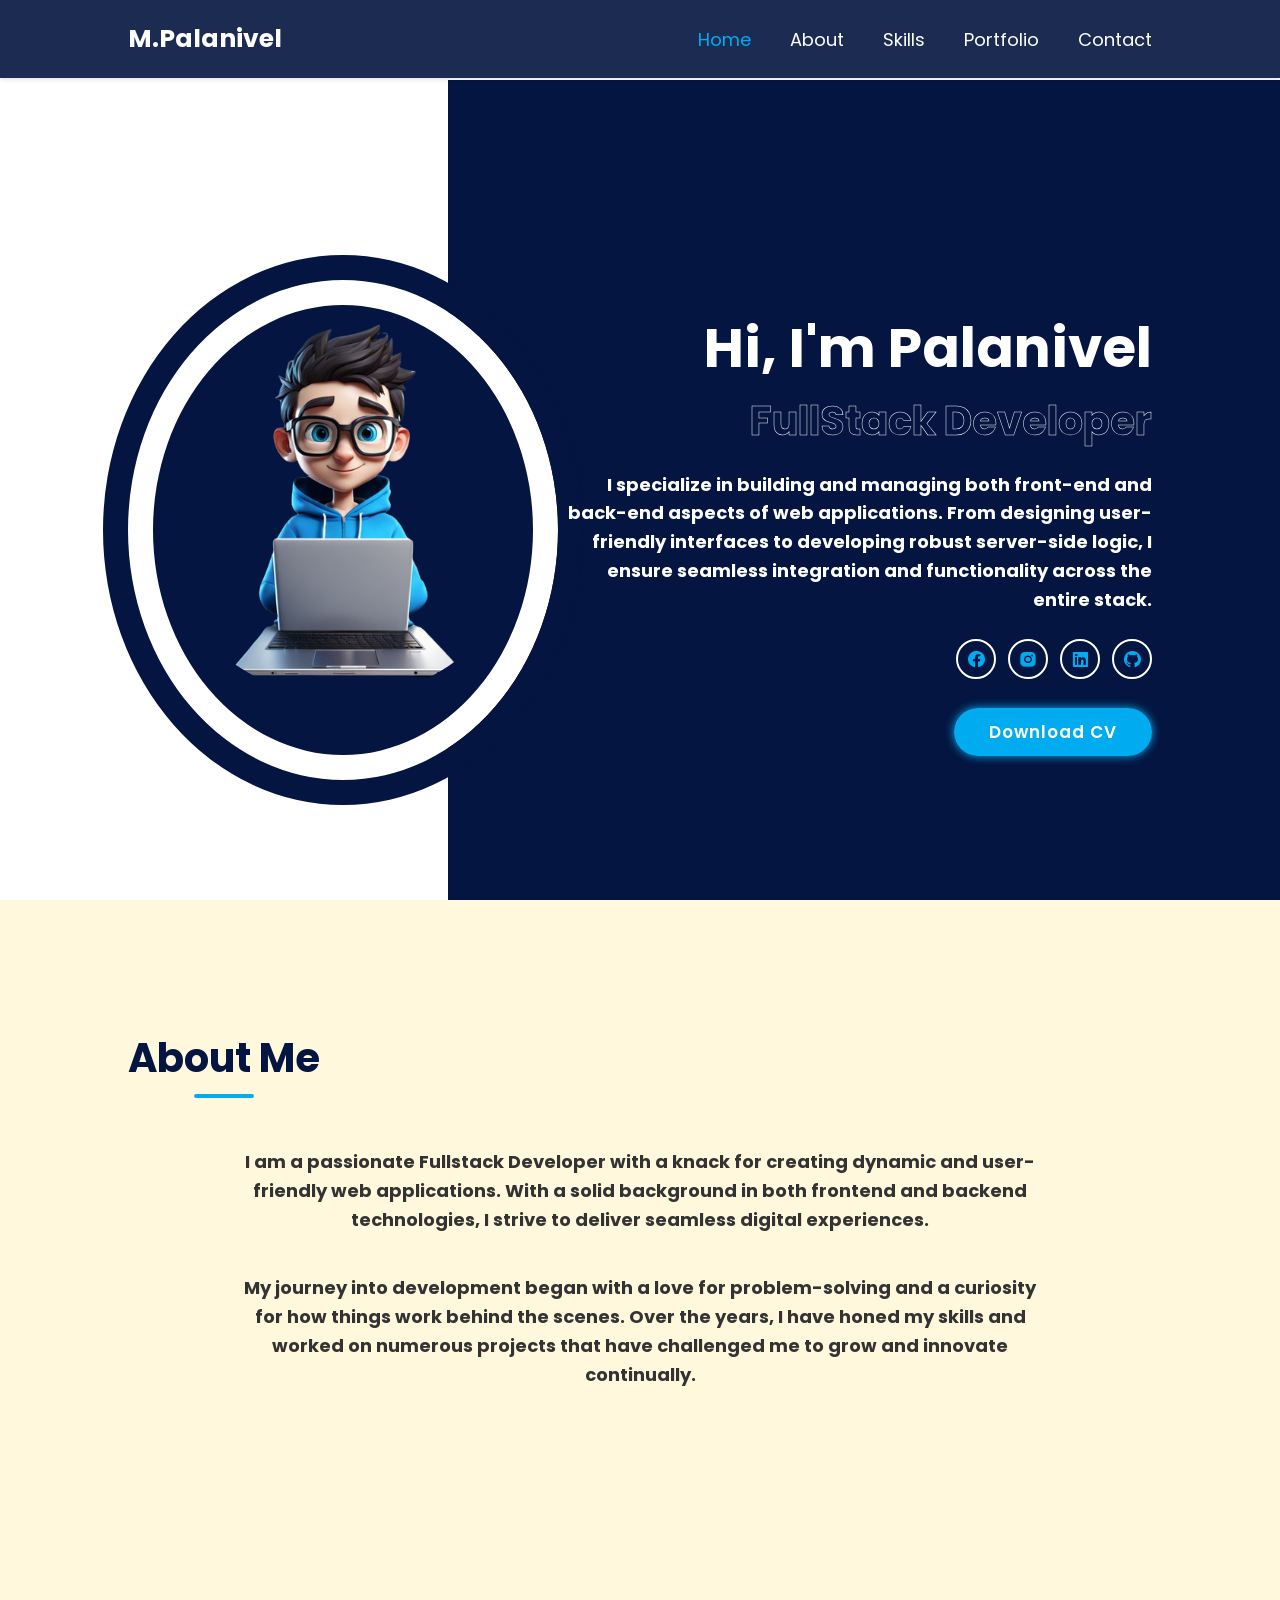
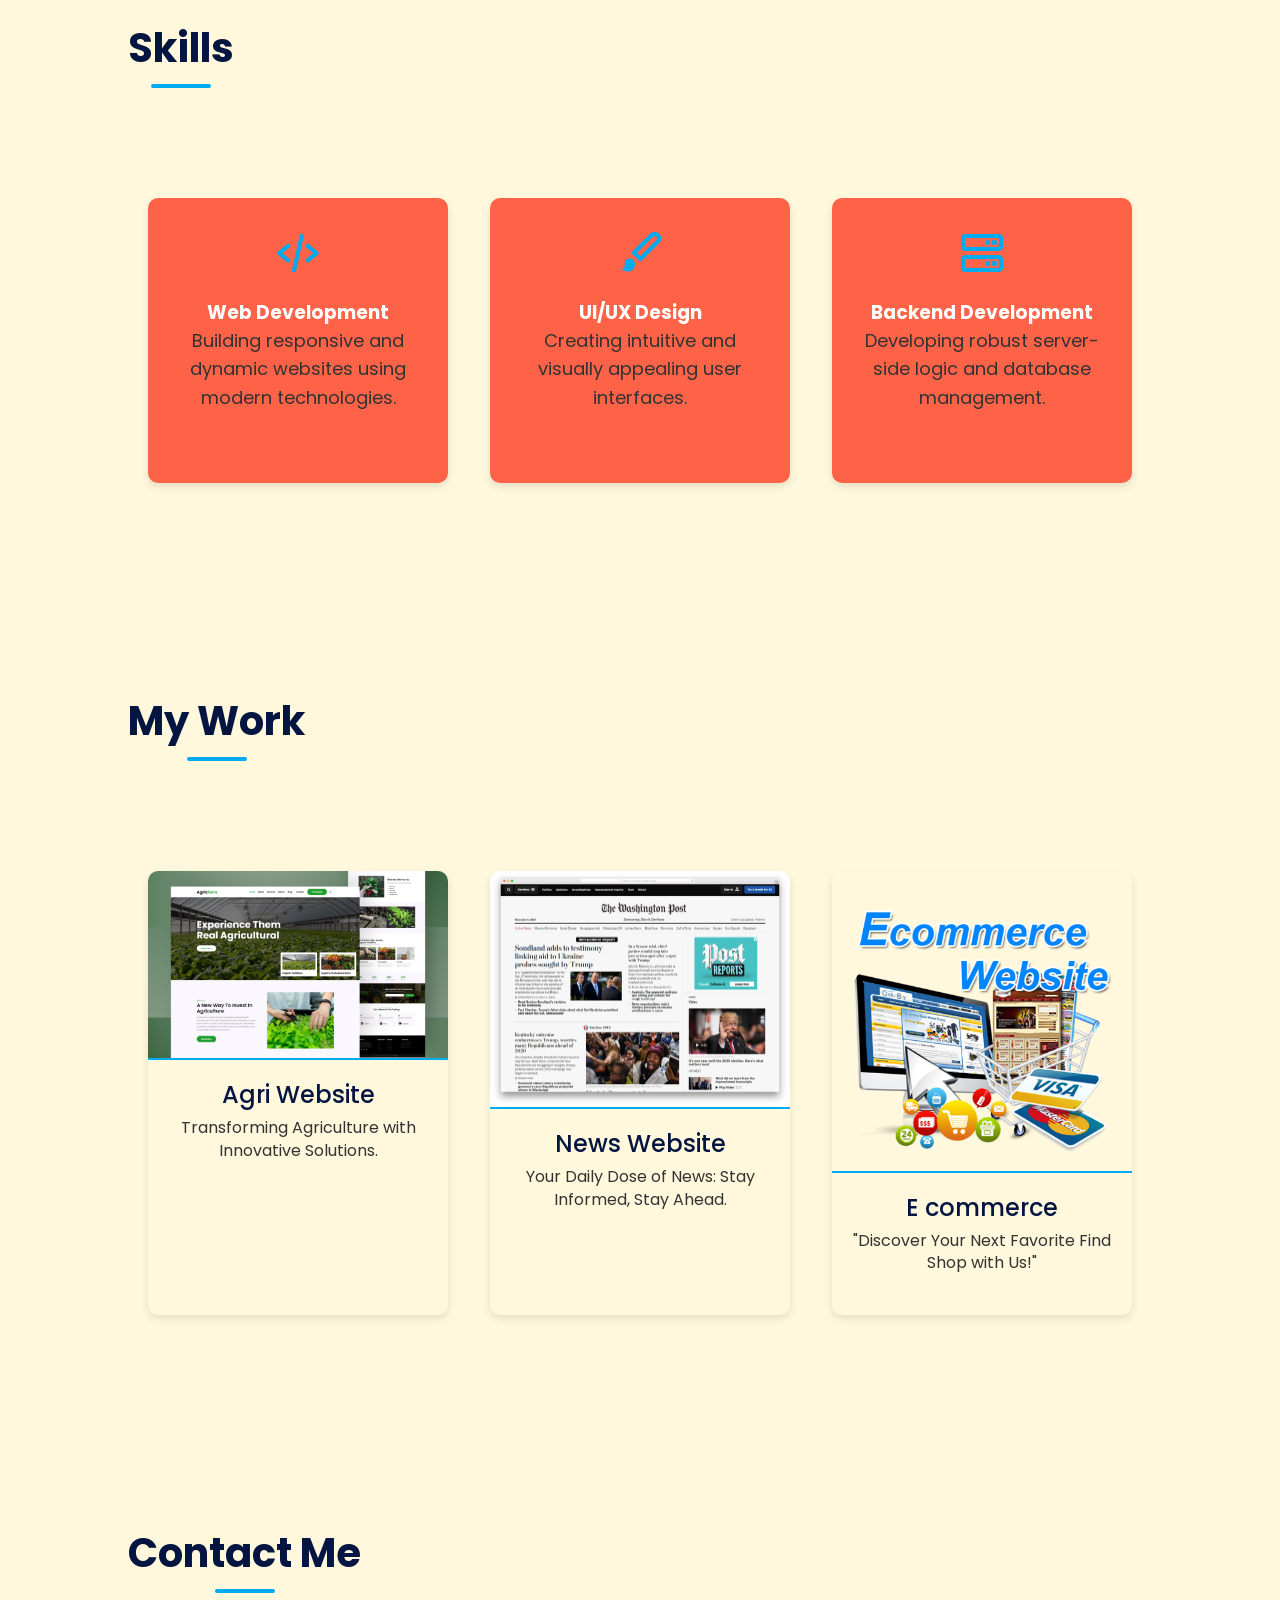
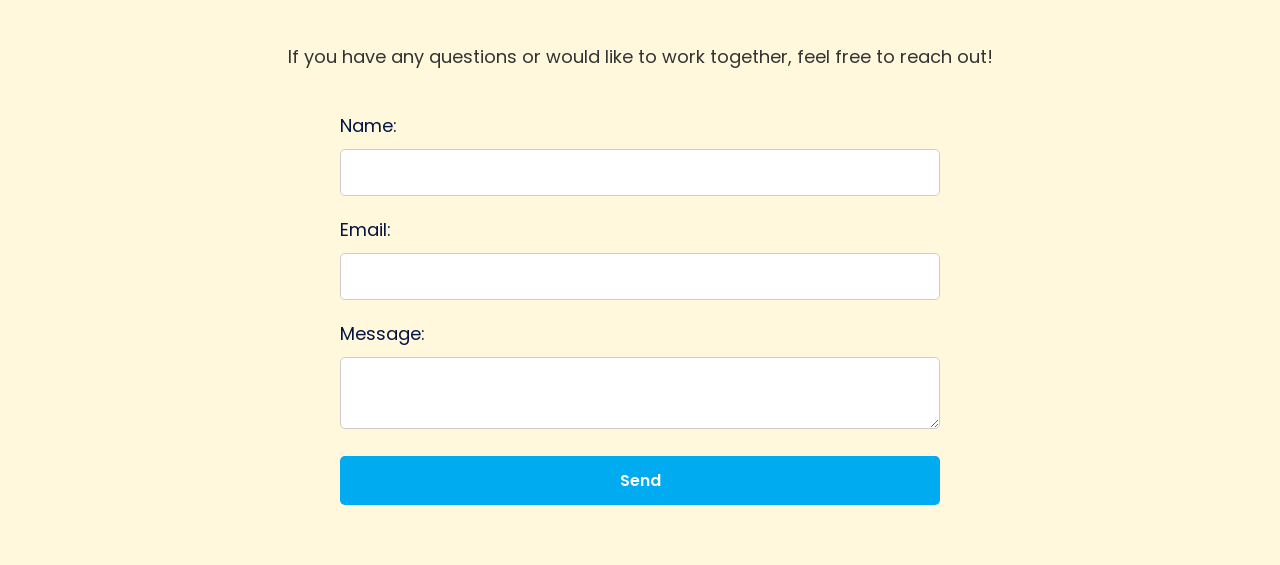
<file: index.html>
<!DOCTYPE html>
<html lang="en">
<head>
    <meta charset="UTF-8">
    <meta name="viewport" content="width=device-width, initial-scale=1.0">
    <title>Portfolio - M. Palanivel</title>
    <link rel="stylesheet" href="portfolio.css">
    <link href='https://unpkg.com/boxicons@2.1.4/css/boxicons.min.css' rel='stylesheet'>
   
    <link href="https://fonts.googleapis.com/css2?family=Poppins:wght@300;400;500;600;700&display=swap" rel="stylesheet">
    
</head>
<body>
    <header class="header">
        <div class="logo"><b>M.</b>Palanivel</div>
        <nav class="navbar">
            <a href="#home" class="active">Home</a>
            <a href="#about">About</a>
            <a href="#services">Skills</a>
            <a href="#portfolio">Portfolio</a>
            <a href="#contact">Contact</a>
        </nav>
    </header>

    <section id="home" class="home">
        <div class="home-img">
            <img src="boy2.png" alt="Palanivel's Picture">
        </div>
        <div class="home-content">
            <h1>Hi, I'm Palanivel</h1>
            <h3>FullStack Developer</h3>
            <h4>I specialize in building and managing both front-end and back-end aspects of web applications. From designing user-friendly interfaces to developing robust server-side logic, I ensure seamless integration and functionality across the entire stack.</h4>
            <div class="home-sci">
                <a href="https://www.facebook.com/login/"><i class='bx bxl-facebook-circle'></i></a>
                <a href="https://www.instagram.com/accounts/login/?hl=en"><i class='bx bxl-instagram-alt'></i></a>
                <a href="https://www.linkedin.com/in/palanivel-m-b6a558258?utm_source=share&utm_campaign=share_via&utm_content=profile&utm_medium=android_app"><i class='bx bxl-linkedin-square'></i></a>
                <a href="https://github.com/shakthi143"><i class='bx bxl-github'></i></a>
            </div>
            <a href="#" class="btn">Download CV</a>
        </div>
    </section>

    <section id="about" class="about">
        <h2>About Me</h2>
        <h4><p>I am a passionate Fullstack Developer with a knack for creating dynamic and user-friendly web applications. With a solid background in both frontend and backend technologies, I strive to deliver seamless digital experiences.</p>
        <p>My journey into development began with a love for problem-solving and a curiosity for how things work behind the scenes. Over the years, I have honed my skills and worked on numerous projects that have challenged me to grow and innovate continually.</p>
  </h4>  </section>

    <section id="services" class="services">
        <h2>Skills</h2>
        <div class="service-cards">
            <div class="service-card">
                <i class='bx bx-code-alt service-icon'></i>
                <h3>Web Development</h3>
                <p>Building responsive and dynamic websites using modern technologies.</p>
            </div>
            <div class="service-card">
                <i class='bx bxs-paint service-icon'></i>
                <h3>UI/UX Design</h3>
                <p>Creating intuitive and visually appealing user interfaces.</p>
            </div>
            <div class="service-card">
                <i class='bx bx-server service-icon'></i>
                <h3>Backend Development</h3>
                <p>Developing robust server-side logic and database management.</p>
            </div>
        </div>
    </section>

    <section id="portfolio" class="portfolio">
        <h2>My Work</h2>
        <div class="portfolio-grid">
            <div class="portfolio-item">
                <img src="agri.jpg" alt="Agri Website">
                <h3>Agri Website</h3>
                <p>Transforming Agriculture with Innovative Solutions.</p>
            </div>
            <div class="portfolio-item">
                <img src="news.jpg" alt="Static news web">
                <h3>News Website</h3>
                <p>Your Daily Dose of News: Stay Informed, Stay Ahead.</p>
            </div>
            <div class="portfolio-item">
                <img src="ecomm.png" alt="E commerce">
                <h3>E commerce</h3>
                <p>"Discover Your Next Favorite Find  Shop with Us!"</p>
            </div>
        </div>
    </section>

    <section id="contact" class="contact">
        <h2>Contact Me</h2>
        <p>If you have any questions or would like to work together, feel free to reach out!</p>
        <form action="mailto:your-email@example.com" method="post" enctype="text/plain">
            <label for="name">Name:</label>
            <input type="text" id="name" name="name" required>
            <label for="email">Email:</label>
            <input type="email" id="email" name="email" required>
            <label for="message">Message:</label>
            <textarea id="message" name="message" required></textarea>
            <input type="submit" value="Send">
        </form>
    </section>

</body>
</html>
</file>
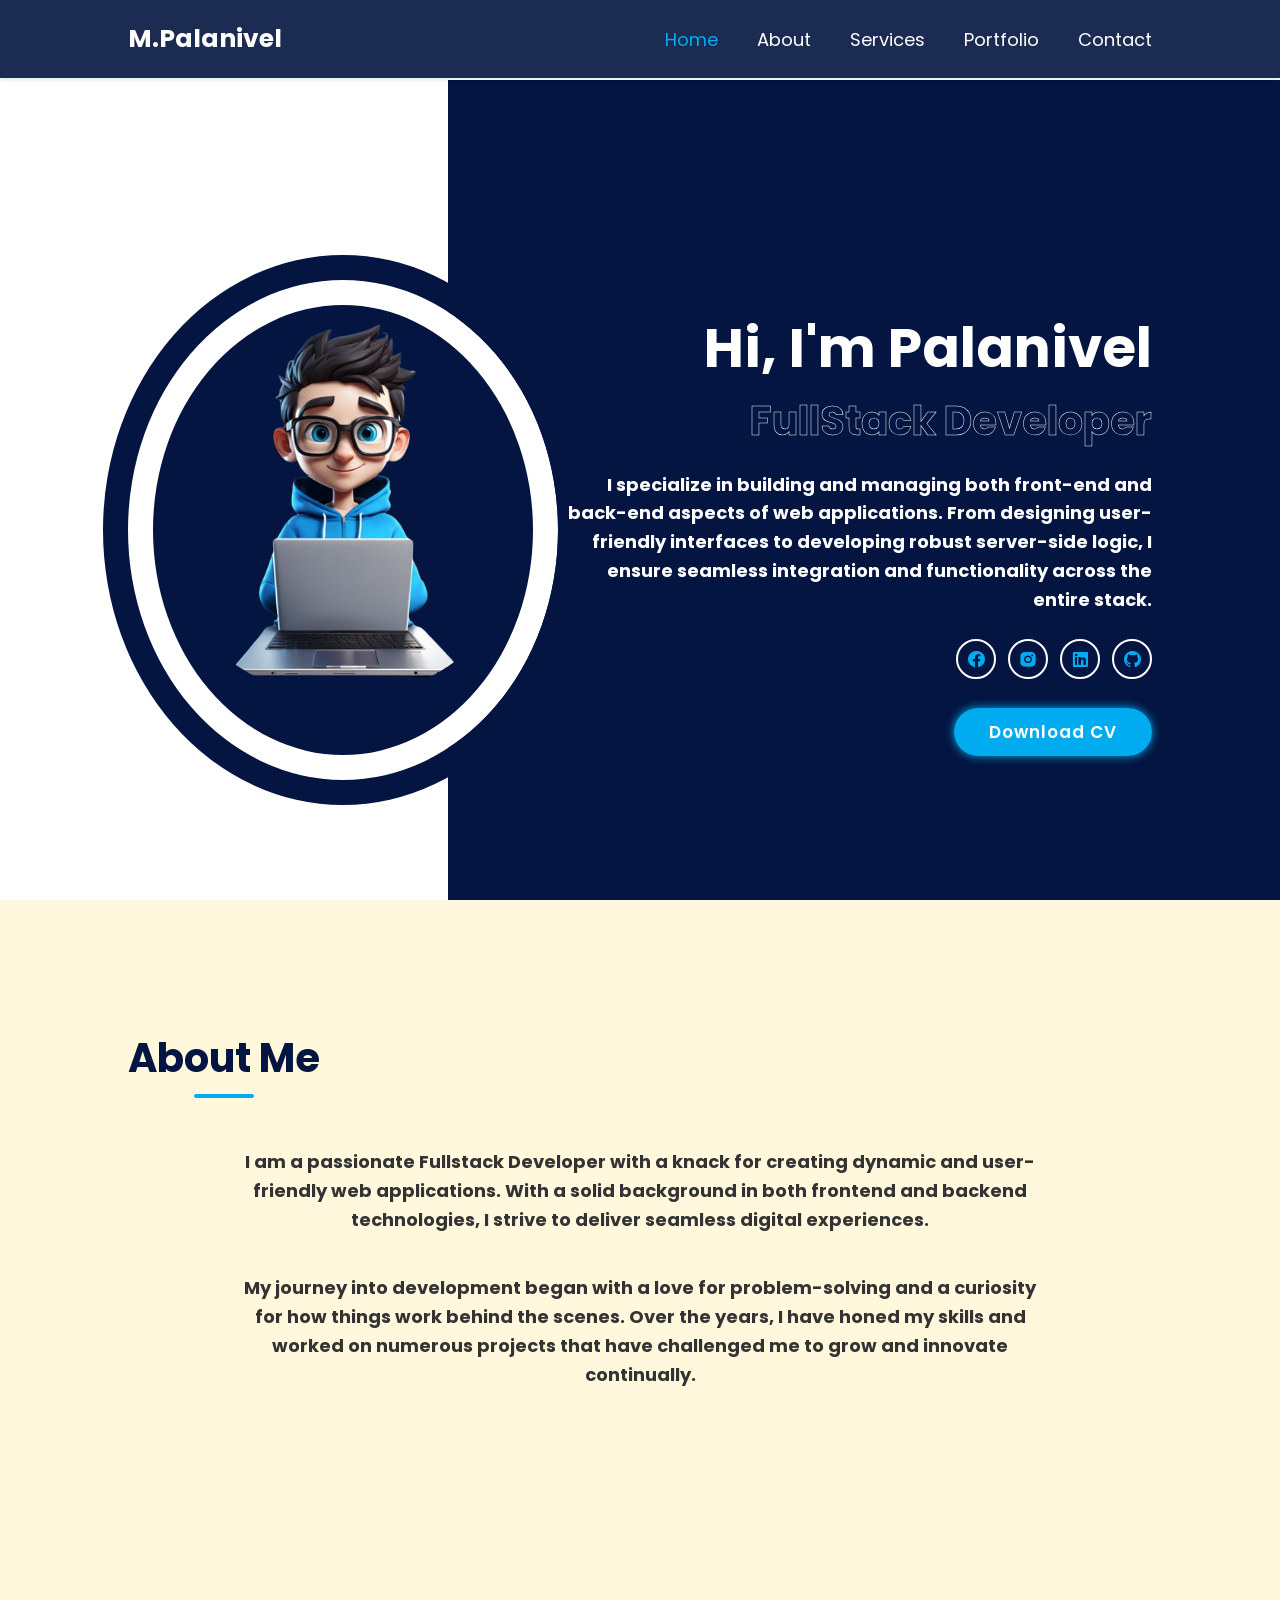
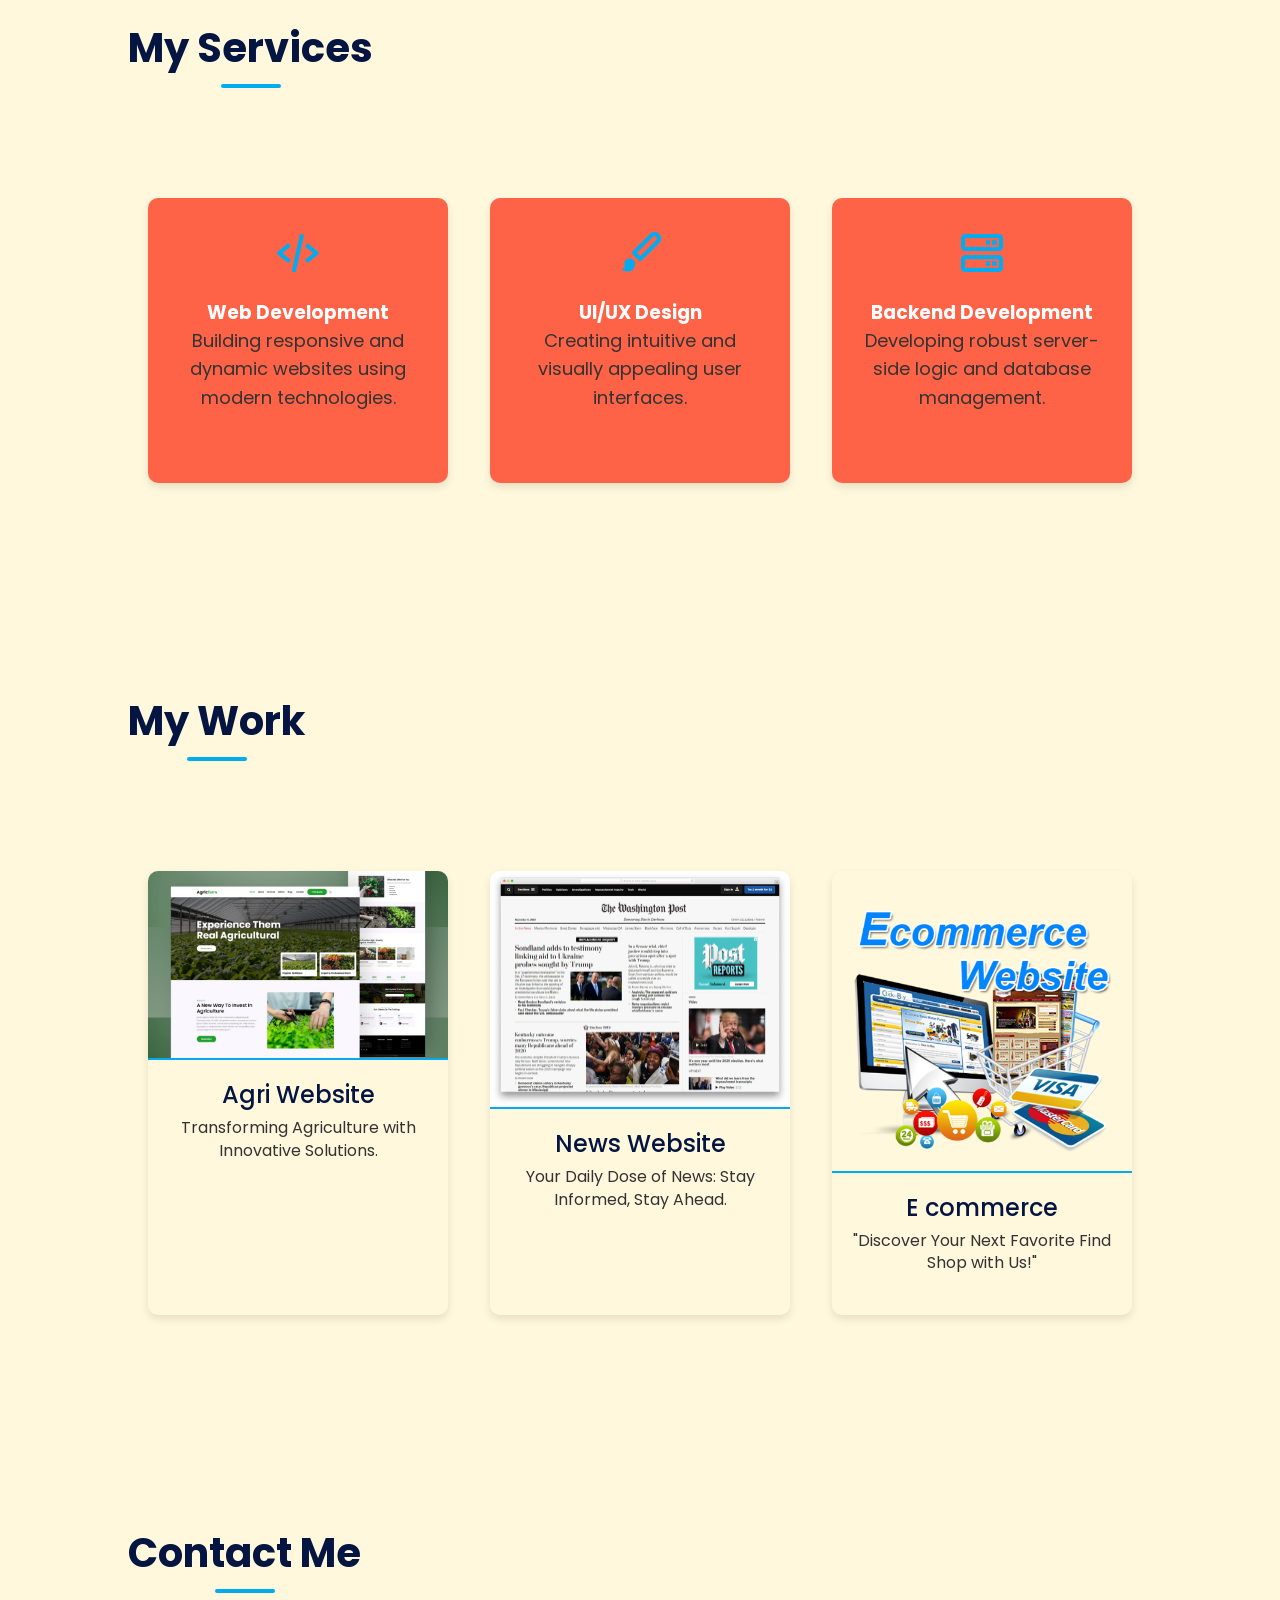
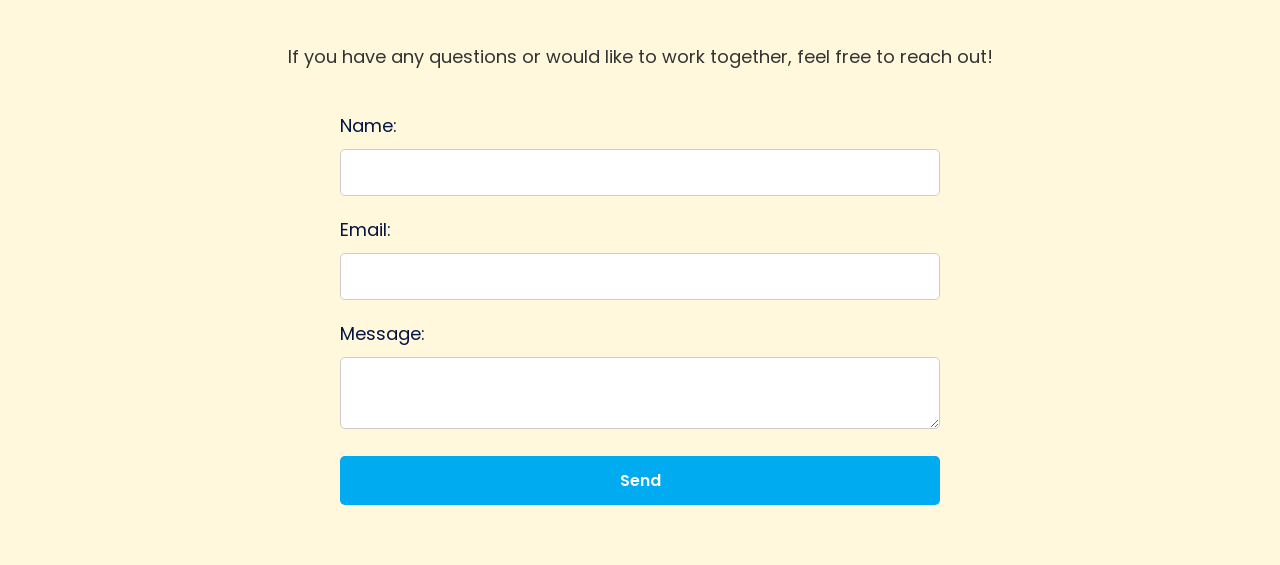
<file: portfolio.html>
<!DOCTYPE html>
<html lang="en">
<head>
    <meta charset="UTF-8">
    <meta name="viewport" content="width=device-width, initial-scale=1.0">
    <title>Portfolio - M. Palanivel</title>
    <link rel="stylesheet" href="portfolio.css">
    <link href='https://unpkg.com/boxicons@2.1.4/css/boxicons.min.css' rel='stylesheet'>
   
    <link href="https://fonts.googleapis.com/css2?family=Poppins:wght@300;400;500;600;700&display=swap" rel="stylesheet">
    
</head>
<body>
    <header class="header">
        <div class="logo"><b>M.</b>Palanivel</div>
        <nav class="navbar">
            <a href="#home" class="active">Home</a>
            <a href="#about">About</a>
            <a href="#services">Services</a>
            <a href="#portfolio">Portfolio</a>
            <a href="#contact">Contact</a>
        </nav>
    </header>

    <section id="home" class="home">
        <div class="home-img">
            <img src="boy2.png" alt="Palanivel's Picture">
        </div>
        <div class="home-content">
            <h1>Hi, I'm Palanivel</h1>
            <h3>FullStack Developer</h3>
            <h4>I specialize in building and managing both front-end and back-end aspects of web applications. From designing user-friendly interfaces to developing robust server-side logic, I ensure seamless integration and functionality across the entire stack.</h4>
            <div class="home-sci">
                <a href="#"><i class='bx bxl-facebook-circle'></i></a>
                <a href="#"><i class='bx bxl-instagram-alt'></i></a>
                <a href="https://www.linkedin.com/in/palanivel-m-b6a558258?utm_source=share&utm_campaign=share_via&utm_content=profile&utm_medium=android_app"><i class='bx bxl-linkedin-square'></i></a>
                <a href="https://github.com/shakthi143"><i class='bx bxl-github'></i></a>
            </div>
            <a href="#" class="btn">Download CV</a>
        </div>
    </section>

    <section id="about" class="about">
        <h2>About Me</h2>
        <h4><p>I am a passionate Fullstack Developer with a knack for creating dynamic and user-friendly web applications. With a solid background in both frontend and backend technologies, I strive to deliver seamless digital experiences.</p>
        <p>My journey into development began with a love for problem-solving and a curiosity for how things work behind the scenes. Over the years, I have honed my skills and worked on numerous projects that have challenged me to grow and innovate continually.</p>
  </h4>  </section>

    <section id="services" class="services">
        <h2>My Services</h2>
        <div class="service-cards">
            <div class="service-card">
                <i class='bx bx-code-alt service-icon'></i>
                <h3>Web Development</h3>
                <p>Building responsive and dynamic websites using modern technologies.</p>
            </div>
            <div class="service-card">
                <i class='bx bxs-paint service-icon'></i>
                <h3>UI/UX Design</h3>
                <p>Creating intuitive and visually appealing user interfaces.</p>
            </div>
            <div class="service-card">
                <i class='bx bx-server service-icon'></i>
                <h3>Backend Development</h3>
                <p>Developing robust server-side logic and database management.</p>
            </div>
        </div>
    </section>

    <section id="portfolio" class="portfolio">
        <h2>My Work</h2>
        <div class="portfolio-grid">
            <div class="portfolio-item">
                <img src="agri.jpg" alt="Agri Website">
                <h3>Agri Website</h3>
                <p>Transforming Agriculture with Innovative Solutions.</p>
            </div>
            <div class="portfolio-item">
                <img src="news.jpg" alt="Static news web">
                <h3>News Website</h3>
                <p>Your Daily Dose of News: Stay Informed, Stay Ahead.</p>
            </div>
            <div class="portfolio-item">
                <img src="ecomm.png" alt="E commerce">
                <h3>E commerce</h3>
                <p>"Discover Your Next Favorite Find  Shop with Us!"</p>
            </div>
        </div>
    </section>

    <section id="contact" class="contact">
        <h2>Contact Me</h2>
        <p>If you have any questions or would like to work together, feel free to reach out!</p>
        <form action="mailto:your-email@example.com" method="post" enctype="text/plain">
            <label for="name">Name:</label>
            <input type="text" id="name" name="name" required>
            <label for="email">Email:</label>
            <input type="email" id="email" name="email" required>
            <label for="message">Message:</label>
            <textarea id="message" name="message" required></textarea>
            <input type="submit" value="Send">
        </form>
    </section>

</body>
</html>
</file>
<file: portfolio.css>
* {
    margin: 0;
    padding: 0;
    box-sizing: border-box;
    font-family: 'Poppins', sans-serif; 
}

.header {
    position: fixed;
    top: 0;
    left: 0;
    width: 100%;
    padding: 20px 10%;
    background: rgba(3, 21, 64, 0.9);
    display: flex;
    justify-content: space-between;
    align-items: center;
    z-index: 1000;
    box-shadow: 0 2px 4px rgba(0, 0, 0, 0.1); 
    transition: background 0.3s ease-in-out;
}

.logo {
    font-size: 25px;
    color: #fff; 
    text-decoration: none;
    font-weight: 700;
    transition: text-shadow 0.3s ease; 
}

.logo:hover {
    text-shadow: 0px 0px 10px #00abf0; 
}

.navbar a {
    font-size: 18px;
    color: #fff; 
    text-decoration: none;
    font-weight: 400;
    margin-left: 35px;
    transition: color 0.3s ease; 
}

.navbar a:hover,
.navbar a.active {
    color: #00abf0; 
}

.home {
    height: 100vh;
    background: linear-gradient(-90deg, #031540 65%, #fff 35%);
    display: flex;
    justify-content: space-between;
    align-items: center;
    padding: 0 10%;
    position: relative;
    top: 80px; 
}

.home-img {
    display: flex;
    justify-content: center;
    align-items: center;
    width: 500px;
    height: 500px;
    background: #031540;
    border-radius: 50%;
    border: 25px solid #fff;
    outline: 25px solid #031540;
    box-shadow: 0 0 30px rgba(0, 0, 0, 0.1); 
}

.home-img img {
    position: relative;
    bottom: 22px;
    max-width: 380px;
    border-radius: 50%; 
}

.home-content {
    max-width: 600px;
    color: #fff;
    text-align: right;
}

.home-content h1 {
    font-size: 55px;
    line-height: 1.2;
    margin-bottom: 10px;
}

.home-content h3 {
    font-size: 40px;
    color: transparent;
    -webkit-text-stroke: .5px #fff;
    background-image: linear-gradient(#00abf0, #00abf0);
    background-repeat: no-repeat;
    -webkit-background-clip: text;
    background-position: -410px 0;
    animation: animateText 6s linear infinite;
}

@keyframes animateText {
    0%, 95%, 100% {
        background-position: -410px 0;
    }
    65%, 85% {
        background-position: 0 0;
    }
}

.home-content h4 {
    font-size: 18px; 
    margin-top: 20px;
    line-height: 1.6;
}

.home-sci {
    margin: 25px 0 40px;
    display: flex;
    justify-content: flex-end; 
}

.home-sci a {
    display: inline-flex;
    justify-content: center;
    align-items: center;
    width: 40px;
    height: 40px;
    background: transparent;
    border: 2px solid #fff;
    border-radius: 50%;
    font-size: 20px;
    color: #00abf0;
    text-decoration: none;
    margin-left: 12px;
    transition: background 0.3s ease, color 0.3s ease, box-shadow 0.3s ease;
}

.home-sci a:hover {
    background: #00abf0;
    color: #fff;
    border-color: #00abf0;
    box-shadow: 0 0 10px #00abf0;
}

.btn {
    padding: 12px 35px;
    background: #00abf0;
    border-radius: 40px;
    font-size: 17px;
    color: #fff;
    text-decoration: none;
    font-weight: 600;
    letter-spacing: 1px;
    box-shadow: 0 0 10px #00abf0;
    transition: box-shadow 0.3s ease, transform 0.3s ease; 
}

.btn:hover {
    box-shadow: none;
    transform: translateY(-5px); 
}

section {
    padding: 100px 10%;
    background: #f9f9f9;
    position: relative;
    z-index: 1;
}

.about,
.services,
.portfolio,
.contact {
    background: #FFF8DC;
    padding-top: 10%;    
    padding-bottom: 60px; 
}

section h2 {
    font-size: 40px;
    color: #031540;
    text-align: center;
    margin-bottom: 20px;
    position: relative;
    display: inline-block;
    padding-bottom: 10px;
    margin-bottom: 50px; 
}

section h2::after {
    content: '';
    width: 60px;
    height: 4px;
    background: #00abf0;
    position: absolute;
    bottom: 0;
    left: 50%;
    transform: translateX(-50%);
    border-radius: 2px;
}

section p {
    font-size: 18px;
    color: #333;
    text-align: center;
    max-width: 800px;
    margin: 0 auto 40px;
    line-height: 1.6;
}

.services {
    background: #FFF8DC;
}

.service-cards {
    display: flex;
    flex-wrap: wrap;
    justify-content: space-between;
    margin-top: 40px;
}

.service-card {
    background: #FF6347;
    color: #fff;
    padding: 30px 20px;
    margin: 20px 0;
    border-radius: 10px;
    text-align: center;
    flex: 1;
    min-width: 250px;
    max-width: 300px;
    transition: transform 0.3s ease, box-shadow 0.3s ease;
    box-shadow: 0 4px 8px rgba(0, 0, 0, 0.1);
    margin: 20px;
}

.service-card:hover {
    transform: translateY(-10px); 
    box-shadow: 0 8px 16px rgba(0, 0, 0, 0.2);
}

.service-icon {
    font-size: 50px;
    margin-bottom: 20px;
    color: #00abf0;
}

.service h3 {
    font-size: 24px;
    margin-bottom: 10px;
    font-weight: 500; 
}

.service p {
    font-size: 16px;
    line-height: 1.6;
    font-weight: 300;
}

.portfolio-grid {
    display: flex;
    flex-wrap: wrap;
    justify-content: space-between;
    margin-top: 40px;
   
}

.portfolio-item {
    text-align: center;
    margin-bottom: 40px;
    flex: 1;
    min-width: 250px;
    max-width: 300px;
    margin: 20px;
    border-radius: 10px;
    overflow: hidden;
    box-shadow: 0 4px 8px rgba(0, 0, 0, 0.1);
    transition: transform 0.3s ease, box-shadow 0.3s ease; 
   }

.portfolio-item:hover {
    transform: translateY(-10px); 
    box-shadow: 0 8px 16px rgba(0, 0, 0, 0.2);
}

.portfolio-item img {
    max-width: 100%;
    height: auto;
    border-bottom: 2px solid #00abf0;
}

.portfolio-item h3 {
    font-size: 24px;
    color: #031540;
    margin-top: 10px;
    font-weight: 500; 
}

.portfolio-item p {
    font-size: 16px;
    color: #333;
    margin-top: 5px;
    line-height: 1.4;
}

.contact form {
    max-width: 600px;
    margin: 0 auto;
    text-align: left;
    margin-top: 40px;
}

.contact form label {
    font-size: 18px;
    color: #031540;
    display: block;
    margin-top: 20px;
}

.contact form input,
.contact form textarea {
    width: 100%;
    padding: 10px;
    margin-top: 10px;
    border: 1px solid #ccc;
    border-radius: 5px;
    font-size: 16px;
    transition: border-color 0.3s ease; 
}

.contact form input:focus,
.contact form textarea:focus {
    border-color: #00abf0; 
    outline: none;
}

.contact form input[type="submit"] {
    background: #00abf0;
    color: #fff;
    border: none;
    cursor: pointer;
    transition: background 0.3s ease;
    padding: 12px 20px;
    font-weight: 600;
    border-radius: 5px;
    margin-top: 20px;
    font-size: 16px;
}

.contact form input[type="submit"]:hover {
    background: #008dcf;
}


@media (max-width: 768px) {
    .home {
        flex-direction: column-reverse; 
        text-align: center;
    }

    .home-content {
        text-align: center;
    }

    .home-content h1 {
        font-size: 40px;
    }

    .home-content h3 {
        font-size: 30px;
    }

    .home-content h4 {
        font-size: 16px;
    }

    .service-cards,
    .portfolio-grid {
        flex-direction: column;
        align-items: center;
    }
}

@media (max-width: 480px) {
    .header {
        padding: 15px 5%; 
    }

    .logo {
        font-size: 22px;
    }

    .navbar a {
        font-size: 16px;
        margin-left: 20px;
    }

    .home-img {
        width: 300px;
        height: 300px;
    }

    .home-img img {
        max-width: 250px;
    }

    .home-content h1 {
        font-size: 35px;
    }

    .home-content h3 {
        font-size: 28px;
    }

    .home-content h4 {
        font-size: 14px;
    }
}
</file>
